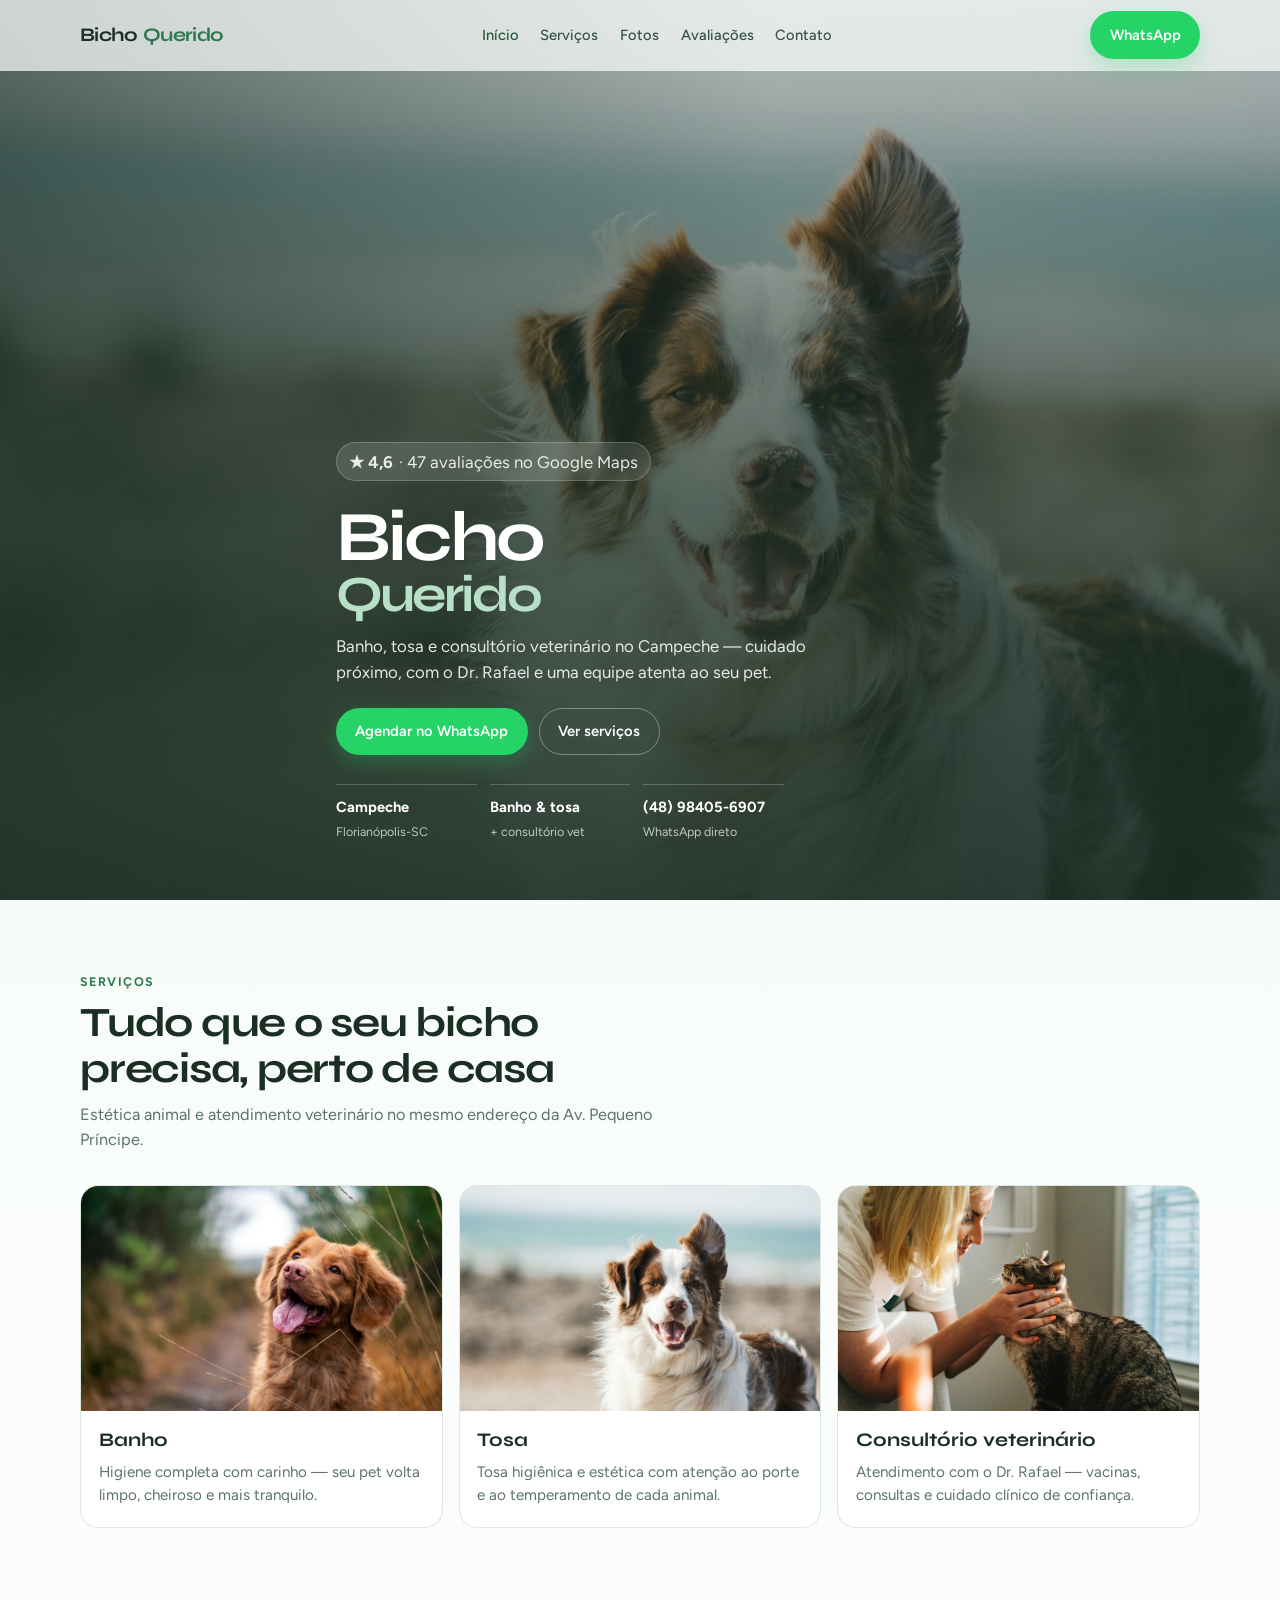
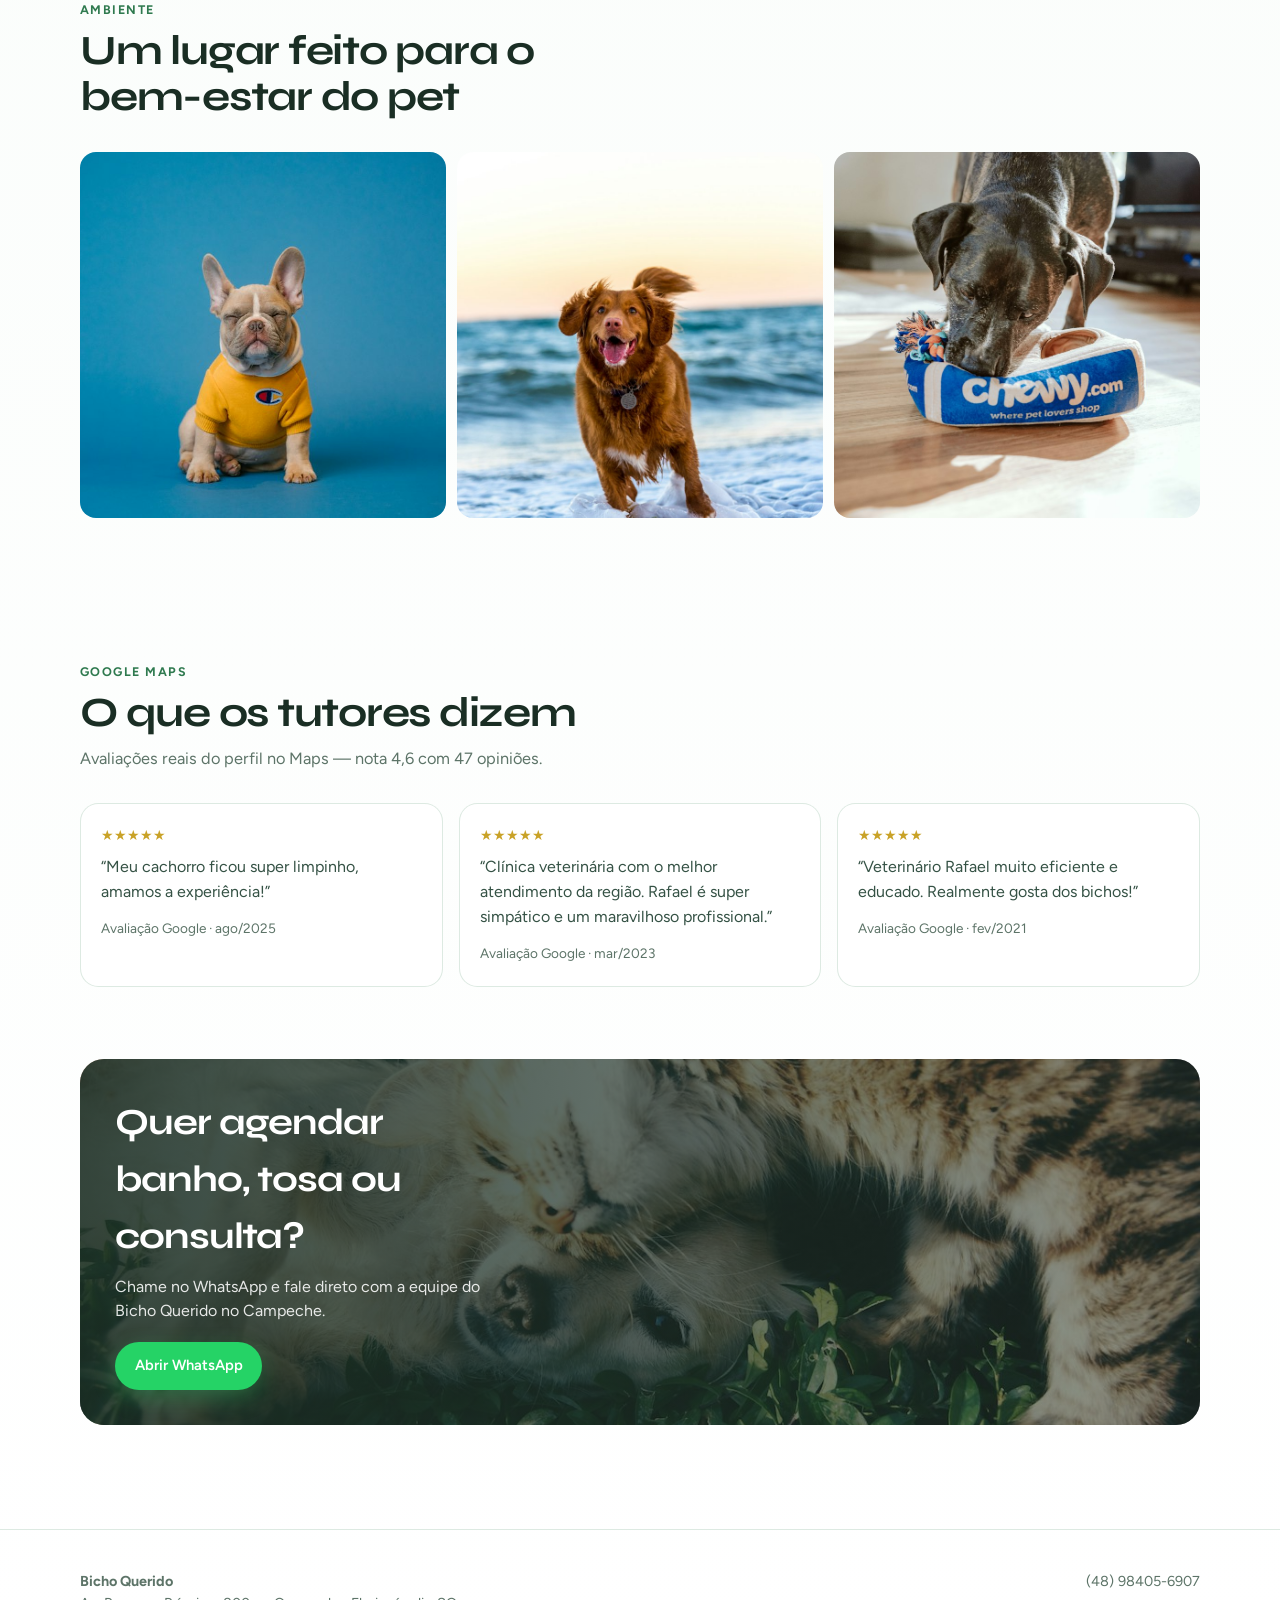
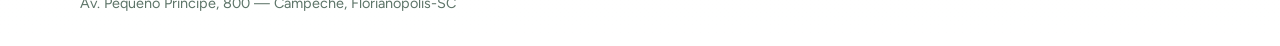
<file: index.html>
<!DOCTYPE html>
<html lang="pt-BR">
  <head>
    <meta charset="utf-8" />
    <meta name="viewport" content="width=device-width, initial-scale=1" />
    <title>Bicho Querido — Banho, Tosa e Veterinário | Campeche, Florianópolis</title>
    <meta
      name="description"
      content="Bicho Querido no Campeche, Florianópolis. Nota 4,6 no Google (47 avaliações). Banho, tosa e consultório veterinário. WhatsApp (48) 98405-6907."
    />
    <link rel="preconnect" href="https://fonts.googleapis.com" />
    <link rel="preconnect" href="https://fonts.gstatic.com" crossorigin />
    <link
      href="https://fonts.googleapis.com/css2?family=Figtree:wght@400;500;600;700&family=Syne:wght@600;700;800&display=swap"
      rel="stylesheet"
    />
    <link rel="stylesheet" href="css/styles.css" />
  </head>
  <body>
    <header class="topbar">
      <div class="wrap topbar-inner">
        <a class="brand" href="index.html" aria-label="Bicho Querido">Bicho <span>Querido</span></a>
        <nav class="nav" aria-label="Principal">
          <a class="active" href="index.html">Início</a>
          <a href="#servicos">Serviços</a>
          <a href="#fotos">Fotos</a>
          <a href="#avaliacoes">Avaliações</a>
          <a href="contato.html">Contato</a>
        </nav>
        <a class="btn btn-wa top-cta" href="https://wa.me/5548984056907?text=Ol%C3%A1%2C+vim+pelo+site+do+Bicho+Querido" target="_blank" rel="noreferrer">WhatsApp</a>
        <button class="burger" type="button" aria-label="Abrir menu" aria-expanded="false">
          <svg width="18" height="18" viewBox="0 0 24 24" fill="none" stroke="currentColor" stroke-width="2"><path d="M4 6h16M4 12h16M4 18h16"/></svg>
        </button>
      </div>
      <nav class="drawer" aria-label="Mobile">
        <a class="active" href="index.html">Início</a>
        <a href="#servicos">Serviços</a>
        <a href="#fotos">Fotos</a>
        <a href="#avaliacoes">Avaliações</a>
        <a href="contato.html">Contato</a>
        <a class="btn btn-wa" href="https://wa.me/5548984056907?text=Ol%C3%A1%2C+vim+pelo+site+do+Bicho+Querido" target="_blank" rel="noreferrer">WhatsApp</a>
      </nav>
    </header>

    <main>
      <section class="hero">
        <div class="hero-bg" aria-hidden="true">
          <img src="images/hero.jpg" alt="Cães felizes após banho e tosa" />
          <div class="hero-shade"></div>
        </div>
        <div class="wrap hero-copy">
          <p class="rating-pill"><strong>★ 4,6</strong> · 47 avaliações no Google Maps</p>
          <h1>Bicho<span>Querido</span></h1>
          <p>
            Banho, tosa e consultório veterinário no Campeche — cuidado próximo, com o Dr. Rafael e uma equipe atenta ao seu pet.
          </p>
          <div class="hero-actions">
            <a class="btn btn-wa" href="https://wa.me/5548984056907?text=Ol%C3%A1%2C+vim+pelo+site+do+Bicho+Querido+e+quero+agendar" target="_blank" rel="noreferrer">Agendar no WhatsApp</a>
            <a class="btn btn-ghost" href="#servicos">Ver serviços</a>
          </div>
          <div class="hero-facts">
            <div>
              <strong>Campeche</strong>
              <span>Florianópolis-SC</span>
            </div>
            <div>
              <strong>Banho &amp; tosa</strong>
              <span>+ consultório vet</span>
            </div>
            <div>
              <strong>(48) 98405-6907</strong>
              <span>WhatsApp direto</span>
            </div>
          </div>
        </div>
      </section>

      <section class="section" id="servicos">
        <div class="wrap">
          <div class="section-head reveal">
            <p class="kicker">Serviços</p>
            <h2>Tudo que o seu bicho precisa, perto de casa</h2>
            <p class="lead">Estética animal e atendimento veterinário no mesmo endereço da Av. Pequeno Príncipe.</p>
          </div>
          <div class="services">
            <article class="service-card reveal">
              <img src="images/servico-banho.jpg" alt="Banho para cães" />
              <div class="body">
                <h3>Banho</h3>
                <p>Higiene completa com carinho — seu pet volta limpo, cheiroso e mais tranquilo.</p>
              </div>
            </article>
            <article class="service-card reveal">
              <img src="images/servico-tosa.jpg" alt="Tosa profissional" />
              <div class="body">
                <h3>Tosa</h3>
                <p>Tosa higiênica e estética com atenção ao porte e ao temperamento de cada animal.</p>
              </div>
            </article>
            <article class="service-card reveal">
              <img src="images/servico-vet.jpg" alt="Consulta veterinária" />
              <div class="body">
                <h3>Consultório veterinário</h3>
                <p>Atendimento com o Dr. Rafael — vacinas, consultas e cuidado clínico de confiança.</p>
              </div>
            </article>
          </div>
        </div>
      </section>

      <section class="section" id="fotos" style="padding-top: 0">
        <div class="wrap">
          <div class="section-head reveal">
            <p class="kicker">Ambiente</p>
            <h2>Um lugar feito para o bem-estar do pet</h2>
          </div>
          <div class="gallery reveal">
            <img src="images/galeria-1.jpg" alt="Pet bem cuidado" />
            <img src="images/galeria-2.jpg" alt="Cão ao ar livre" />
            <img src="images/galeria-3.jpg" alt="Momento de carinho com o pet" />
          </div>
        </div>
      </section>

      <section class="section" id="avaliacoes">
        <div class="wrap">
          <div class="section-head reveal">
            <p class="kicker">Google Maps</p>
            <h2>O que os tutores dizem</h2>
            <p class="lead">Avaliações reais do perfil no Maps — nota 4,6 com 47 opiniões.</p>
          </div>
          <div class="reviews">
            <blockquote class="review reveal">
              <div class="stars">★★★★★</div>
              <p>“Meu cachorro ficou super limpinho, amamos a experiência!”</p>
              <cite>Avaliação Google · ago/2025</cite>
            </blockquote>
            <blockquote class="review reveal">
              <div class="stars">★★★★★</div>
              <p>“Clínica veterinária com o melhor atendimento da região. Rafael é super simpático e um maravilhoso profissional.”</p>
              <cite>Avaliação Google · mar/2023</cite>
            </blockquote>
            <blockquote class="review reveal">
              <div class="stars">★★★★★</div>
              <p>“Veterinário Rafael muito eficiente e educado. Realmente gosta dos bichos!”</p>
              <cite>Avaliação Google · fev/2021</cite>
            </blockquote>
          </div>
        </div>
      </section>

      <section class="section" style="padding-top: 0">
        <div class="wrap">
          <div class="cta-band reveal">
            <img src="images/cta.jpg" alt="" aria-hidden="true" />
            <div class="cta-inner">
              <h2>Quer agendar banho, tosa ou consulta?</h2>
              <p>Chame no WhatsApp e fale direto com a equipe do Bicho Querido no Campeche.</p>
              <a class="btn btn-wa" href="https://wa.me/5548984056907?text=Ol%C3%A1%2C+vim+pelo+site+do+Bicho+Querido" target="_blank" rel="noreferrer">Abrir WhatsApp</a>
            </div>
          </div>
        </div>
      </section>
    </main>

    <footer class="site-footer">
      <div class="wrap footer-inner">
        <div>
          <strong>Bicho Querido</strong><br />
          Av. Pequeno Príncipe, 800 — Campeche, Florianópolis-SC
        </div>
        <div>
          <a href="https://wa.me/5548984056907" target="_blank" rel="noreferrer">(48) 98405-6907</a>
        </div>
      </div>
    </footer>
    <script src="js/main.js"></script>
  </body>
</html>
</file>
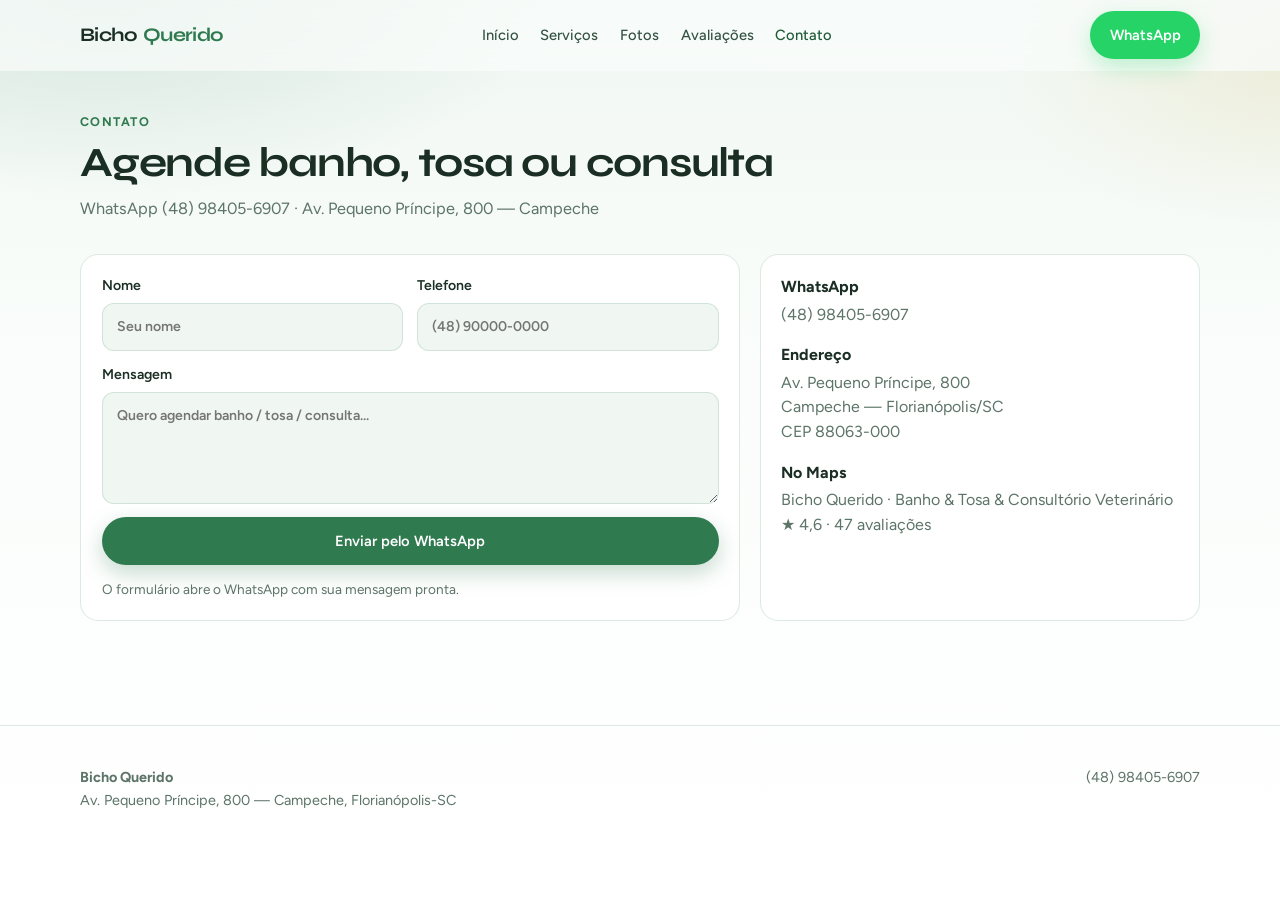
<file: contato.html>
<!DOCTYPE html>
<html lang="pt-BR">
  <head>
    <meta charset="utf-8" />
    <meta name="viewport" content="width=device-width, initial-scale=1" />
    <title>Contato — Bicho Querido | (48) 98405-6907</title>
    <meta
      name="description"
      content="Fale com o Bicho Querido no Campeche. WhatsApp (48) 98405-6907. Av. Pequeno Príncipe, 800 — Florianópolis-SC."
    />
    <link rel="preconnect" href="https://fonts.googleapis.com" />
    <link rel="preconnect" href="https://fonts.gstatic.com" crossorigin />
    <link
      href="https://fonts.googleapis.com/css2?family=Figtree:wght@400;500;600;700&family=Syne:wght@600;700;800&display=swap"
      rel="stylesheet"
    />
    <link rel="stylesheet" href="css/styles.css" />
  </head>
  <body>
    <header class="topbar">
      <div class="wrap topbar-inner">
        <a class="brand" href="index.html" aria-label="Bicho Querido">Bicho <span>Querido</span></a>
        <nav class="nav" aria-label="Principal">
          <a href="index.html">Início</a>
          <a href="index.html#servicos">Serviços</a>
          <a href="index.html#fotos">Fotos</a>
          <a href="index.html#avaliacoes">Avaliações</a>
          <a class="active" href="contato.html">Contato</a>
        </nav>
        <a class="btn btn-wa top-cta" href="https://wa.me/5548984056907?text=Ol%C3%A1%2C+vim+pelo+site+do+Bicho+Querido" target="_blank" rel="noreferrer">WhatsApp</a>
        <button class="burger" type="button" aria-label="Abrir menu" aria-expanded="false">
          <svg width="18" height="18" viewBox="0 0 24 24" fill="none" stroke="currentColor" stroke-width="2"><path d="M4 6h16M4 12h16M4 18h16"/></svg>
        </button>
      </div>
      <nav class="drawer" aria-label="Mobile">
        <a href="index.html">Início</a>
        <a href="index.html#servicos">Serviços</a>
        <a href="index.html#fotos">Fotos</a>
        <a href="index.html#avaliacoes">Avaliações</a>
        <a class="active" href="contato.html">Contato</a>
        <a class="btn btn-wa" href="https://wa.me/5548984056907?text=Ol%C3%A1%2C+vim+pelo+site+do+Bicho+Querido" target="_blank" rel="noreferrer">WhatsApp</a>
      </nav>
    </header>

    <main>
      <section class="page-hero">
        <div class="wrap reveal show">
          <p class="kicker">Contato</p>
          <h1>Agende banho, tosa ou consulta</h1>
          <p class="lead">WhatsApp (48) 98405-6907 · Av. Pequeno Príncipe, 800 — Campeche</p>
        </div>
      </section>

      <section class="section" style="padding-top: 0">
        <div class="wrap contact-grid">
          <div class="panel reveal">
            <form class="form contact-form">
              <div class="form-row">
                <label>
                  Nome
                  <input name="nome" type="text" required placeholder="Seu nome" />
                </label>
                <label>
                  Telefone
                  <input name="telefone" type="tel" required placeholder="(48) 90000-0000" />
                </label>
              </div>
              <label>
                Mensagem
                <textarea name="mensagem" required placeholder="Quero agendar banho / tosa / consulta..."></textarea>
              </label>
              <button class="btn btn-primary" type="submit">Enviar pelo WhatsApp</button>
              <p class="form-note">O formulário abre o WhatsApp com sua mensagem pronta.</p>
            </form>
          </div>
          <div class="panel reveal">
            <ul class="info-list">
              <li>
                <strong>WhatsApp</strong>
                <a href="https://wa.me/5548984056907" target="_blank" rel="noreferrer">(48) 98405-6907</a>
              </li>
              <li>
                <strong>Endereço</strong>
                <span>Av. Pequeno Príncipe, 800<br />Campeche — Florianópolis/SC<br />CEP 88063-000</span>
              </li>
              <li>
                <strong>No Maps</strong>
                <span>Bicho Querido · Banho &amp; Tosa &amp; Consultório Veterinário<br />★ 4,6 · 47 avaliações</span>
              </li>
            </ul>
          </div>
        </div>
      </section>
    </main>

    <footer class="site-footer">
      <div class="wrap footer-inner">
        <div>
          <strong>Bicho Querido</strong><br />
          Av. Pequeno Príncipe, 800 — Campeche, Florianópolis-SC
        </div>
        <div>
          <a href="https://wa.me/5548984056907" target="_blank" rel="noreferrer">(48) 98405-6907</a>
        </div>
      </div>
    </footer>
    <script src="js/main.js"></script>
  </body>
</html>
</file>
<file: css/styles.css>
/* Bicho Querido — Campeche / Florianópolis */
:root {
  --ink: #1a2e24;
  --ink-soft: #355245;
  --leaf: #2f7a4f;
  --leaf-deep: #1f5a38;
  --mint: #e4f2ea;
  --fog: #f0f7f3;
  --paper: #fafdfb;
  --line: rgba(47, 122, 79, 0.16);
  --mute: #5d7468;
  --gold: #c9a227;
  --wa: #25d366;
  --font-display: "Syne", sans-serif;
  --font-body: "Figtree", sans-serif;
  --max: 1120px;
  --radius: 1.15rem;
}

*,
*::before,
*::after {
  box-sizing: border-box;
  margin: 0;
  padding: 0;
}

html {
  scroll-behavior: smooth;
}

body {
  min-height: 100vh;
  font-family: var(--font-body);
  background:
    radial-gradient(ellipse 65% 40% at 8% 0%, rgba(47, 122, 79, 0.14), transparent 55%),
    radial-gradient(ellipse 45% 35% at 100% 8%, rgba(201, 162, 39, 0.12), transparent 50%),
    linear-gradient(180deg, var(--fog) 0%, var(--paper) 40%, #fff 100%);
  color: var(--ink);
  line-height: 1.55;
  -webkit-font-smoothing: antialiased;
}

img {
  display: block;
  max-width: 100%;
  height: auto;
}

a {
  color: inherit;
  text-decoration: none;
}

ul {
  list-style: none;
}

button,
input,
textarea {
  font: inherit;
  color: inherit;
}

.wrap {
  width: min(var(--max), calc(100% - 2rem));
  margin-inline: auto;
}

.topbar {
  position: fixed;
  inset: 0 0 auto;
  z-index: 50;
  background: rgba(250, 253, 251, 0.72);
  backdrop-filter: blur(16px);
  border-bottom: 1px solid transparent;
  transition: background 0.3s, border-color 0.3s, box-shadow 0.3s;
}

.topbar.scrolled {
  background: rgba(250, 253, 251, 0.95);
  border-bottom-color: var(--line);
  box-shadow: 0 10px 36px rgba(26, 46, 36, 0.06);
}

.topbar-inner {
  display: flex;
  align-items: center;
  justify-content: space-between;
  gap: 1rem;
  height: 4.4rem;
}

.brand {
  display: inline-flex;
  align-items: baseline;
  gap: 0.35rem;
  font-family: var(--font-display);
  font-weight: 700;
  font-size: 1.2rem;
  letter-spacing: -0.03em;
}

.brand span {
  color: var(--leaf);
}

.nav {
  display: none;
  gap: 1.35rem;
  font-size: 0.92rem;
  font-weight: 500;
  color: var(--ink-soft);
}

.nav a:hover,
.nav a.active {
  color: var(--leaf-deep);
}

.btn {
  display: inline-flex;
  align-items: center;
  justify-content: center;
  gap: 0.4rem;
  padding: 0.72rem 1.15rem;
  border-radius: 999px;
  font-weight: 600;
  font-size: 0.92rem;
  border: 1px solid transparent;
  transition: transform 0.2s, background 0.2s, box-shadow 0.2s;
}

.btn:hover {
  transform: translateY(-1px);
}

.btn-wa {
  background: var(--wa);
  color: #fff;
  box-shadow: 0 8px 22px rgba(37, 211, 102, 0.28);
}

.btn-ghost {
  background: transparent;
  border-color: rgba(255, 255, 255, 0.35);
  color: #fff;
}

.btn-primary {
  background: var(--leaf);
  color: #fff;
  box-shadow: 0 8px 22px rgba(47, 122, 79, 0.28);
}

.btn-primary:hover {
  background: var(--leaf-deep);
}

.top-cta {
  display: none;
}

.burger {
  width: 2.5rem;
  height: 2.5rem;
  border: 1px solid var(--line);
  border-radius: 0.7rem;
  background: #fff;
  display: grid;
  place-items: center;
  cursor: pointer;
}

.drawer {
  display: none;
  flex-direction: column;
  gap: 0.85rem;
  padding: 0.5rem 1rem 1.2rem;
  border-top: 1px solid var(--line);
  background: rgba(250, 253, 251, 0.98);
}

.drawer.open {
  display: flex;
}

.hero {
  position: relative;
  min-height: 100svh;
  display: grid;
  align-items: end;
  color: #fff;
  overflow: hidden;
}

.hero-bg {
  position: absolute;
  inset: 0;
}

.hero-bg img {
  width: 100%;
  height: 100%;
  object-fit: cover;
}

.hero-shade {
  position: absolute;
  inset: 0;
  background:
    linear-gradient(180deg, rgba(26, 46, 36, 0.25) 0%, rgba(26, 46, 36, 0.72) 55%, rgba(26, 46, 36, 0.9) 100%),
    linear-gradient(90deg, rgba(26, 46, 36, 0.55), transparent 60%);
}

.hero-copy {
  position: relative;
  z-index: 1;
  padding: 7.5rem 0 3.5rem;
  max-width: 38rem;
}

.rating-pill {
  display: inline-flex;
  align-items: center;
  gap: 0.4rem;
  padding: 0.35rem 0.75rem;
  border-radius: 999px;
  background: rgba(255, 255, 255, 0.12);
  border: 1px solid rgba(255, 255, 255, 0.2);
  font-size: 0.85rem;
  margin-bottom: 1rem;
  backdrop-filter: blur(8px);
}

.hero h1 {
  font-family: var(--font-display);
  font-size: clamp(2.6rem, 8vw, 4.4rem);
  line-height: 0.95;
  letter-spacing: -0.04em;
  margin-bottom: 0.9rem;
}

.hero h1 span {
  display: block;
  color: #b8e0c8;
  font-size: 0.72em;
}

.hero-copy > p {
  font-size: 1.05rem;
  color: rgba(255, 255, 255, 0.88);
  max-width: 30rem;
  margin-bottom: 1.4rem;
}

.hero-actions {
  display: flex;
  flex-wrap: wrap;
  gap: 0.7rem;
  margin-bottom: 1.8rem;
}

.hero-facts {
  display: grid;
  grid-template-columns: repeat(3, minmax(0, 1fr));
  gap: 0.8rem;
  max-width: 28rem;
}

.hero-facts div {
  padding-top: 0.7rem;
  border-top: 1px solid rgba(255, 255, 255, 0.22);
}

.hero-facts strong {
  display: block;
  font-size: 0.92rem;
}

.hero-facts span {
  font-size: 0.78rem;
  color: rgba(255, 255, 255, 0.7);
}

.section {
  padding: 4.5rem 0;
}

.section-head {
  max-width: 36rem;
  margin-bottom: 2rem;
}

.kicker {
  font-size: 0.78rem;
  font-weight: 700;
  letter-spacing: 0.12em;
  text-transform: uppercase;
  color: var(--leaf);
  margin-bottom: 0.55rem;
}

.section-head h2,
.page-hero h1 {
  font-family: var(--font-display);
  font-size: clamp(1.8rem, 4vw, 2.6rem);
  letter-spacing: -0.03em;
  line-height: 1.1;
  margin-bottom: 0.65rem;
}

.lead {
  color: var(--mute);
  font-size: 1.02rem;
}

.services {
  display: grid;
  gap: 1rem;
}

.service-card {
  display: grid;
  gap: 0.9rem;
  background: #fff;
  border: 1px solid var(--line);
  border-radius: var(--radius);
  overflow: hidden;
  transition: transform 0.25s, box-shadow 0.25s;
}

.service-card:hover {
  transform: translateY(-3px);
  box-shadow: 0 18px 40px rgba(26, 46, 36, 0.08);
}

.service-card img {
  width: 100%;
  aspect-ratio: 16 / 10;
  object-fit: cover;
}

.service-card .body {
  padding: 0 1.1rem 1.2rem;
}

.service-card h3 {
  font-family: var(--font-display);
  font-size: 1.2rem;
  margin-bottom: 0.35rem;
}

.service-card p {
  color: var(--mute);
  font-size: 0.95rem;
}

.gallery {
  display: grid;
  grid-template-columns: repeat(3, 1fr);
  gap: 0.7rem;
}

.gallery img {
  width: 100%;
  aspect-ratio: 1;
  object-fit: cover;
  border-radius: 1rem;
}

.reviews {
  display: grid;
  gap: 1rem;
}

.review {
  background: #fff;
  border: 1px solid var(--line);
  border-radius: var(--radius);
  padding: 1.25rem;
}

.review .stars {
  color: var(--gold);
  font-size: 0.9rem;
  margin-bottom: 0.55rem;
}

.review p {
  color: var(--ink-soft);
  margin-bottom: 0.7rem;
}

.review cite {
  font-style: normal;
  font-size: 0.85rem;
  color: var(--mute);
}

.cta-band {
  position: relative;
  overflow: hidden;
  border-radius: 1.5rem;
  min-height: 18rem;
  display: grid;
  align-items: center;
  color: #fff;
}

.cta-band img {
  position: absolute;
  inset: 0;
  width: 100%;
  height: 100%;
  object-fit: cover;
}

.cta-band::after {
  content: "";
  position: absolute;
  inset: 0;
  background: linear-gradient(90deg, rgba(26, 46, 36, 0.88), rgba(26, 46, 36, 0.45));
}

.cta-inner {
  position: relative;
  z-index: 1;
  padding: 2.2rem;
  max-width: 28rem;
}

.cta-inner h2 {
  font-family: var(--font-display);
  font-size: clamp(1.7rem, 4vw, 2.3rem);
  letter-spacing: -0.03em;
  margin-bottom: 0.6rem;
}

.cta-inner p {
  margin-bottom: 1.1rem;
  color: rgba(255, 255, 255, 0.88);
}

.page-hero {
  padding: 7rem 0 2rem;
}

.contact-grid {
  display: grid;
  gap: 1.2rem;
}

.panel {
  background: #fff;
  border: 1px solid var(--line);
  border-radius: var(--radius);
  padding: 1.3rem;
}

.form {
  display: grid;
  gap: 0.85rem;
}

.form-row {
  display: grid;
  gap: 0.85rem;
}

label {
  display: grid;
  gap: 0.35rem;
  font-size: 0.88rem;
  font-weight: 600;
}

input,
textarea {
  width: 100%;
  padding: 0.75rem 0.9rem;
  border: 1px solid var(--line);
  border-radius: 0.75rem;
  background: var(--fog);
}

textarea {
  min-height: 7rem;
  resize: vertical;
}

.form-note {
  font-size: 0.85rem;
  color: var(--mute);
}

.info-list {
  display: grid;
  gap: 1rem;
}

.info-list strong {
  display: block;
  margin-bottom: 0.15rem;
}

.info-list span,
.info-list a {
  color: var(--mute);
}

.site-footer {
  padding: 2.5rem 0 2rem;
  border-top: 1px solid var(--line);
  margin-top: 2rem;
}

.footer-inner {
  display: flex;
  flex-wrap: wrap;
  justify-content: space-between;
  gap: 1rem;
  color: var(--mute);
  font-size: 0.9rem;
}

.reveal {
  opacity: 0;
  transform: translateY(16px);
  transition: opacity 0.55s ease, transform 0.55s ease;
}

.reveal.show {
  opacity: 1;
  transform: none;
}

@media (min-width: 760px) {
  .nav,
  .top-cta {
    display: flex;
  }

  .burger {
    display: none;
  }

  .services {
    grid-template-columns: repeat(3, 1fr);
  }

  .reviews {
    grid-template-columns: repeat(3, 1fr);
  }

  .form-row {
    grid-template-columns: 1fr 1fr;
  }

  .contact-grid {
    grid-template-columns: 1.2fr 0.8fr;
  }
}

@media (max-width: 640px) {
  .hero-facts {
    grid-template-columns: 1fr;
  }

  .gallery {
    grid-template-columns: 1fr 1fr;
  }

  .gallery img:last-child {
    grid-column: span 2;
  }
}
</file>
